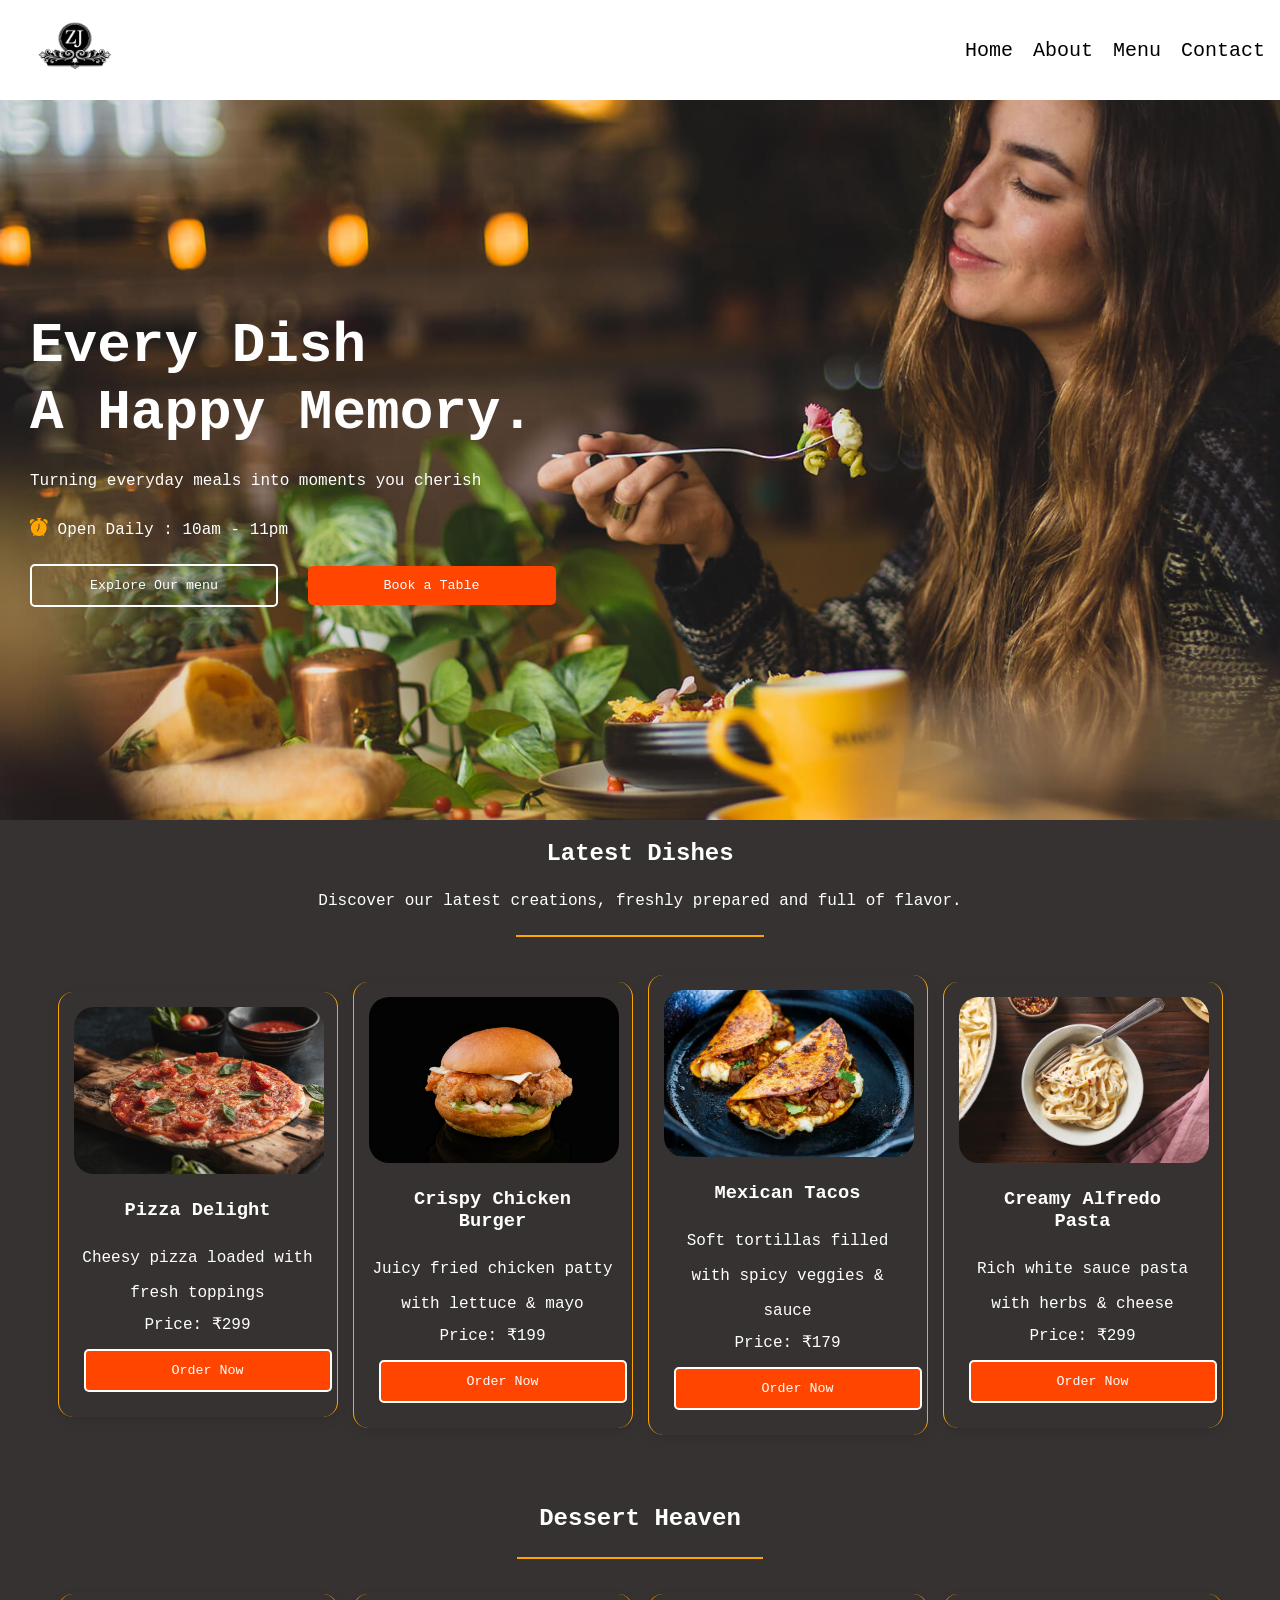
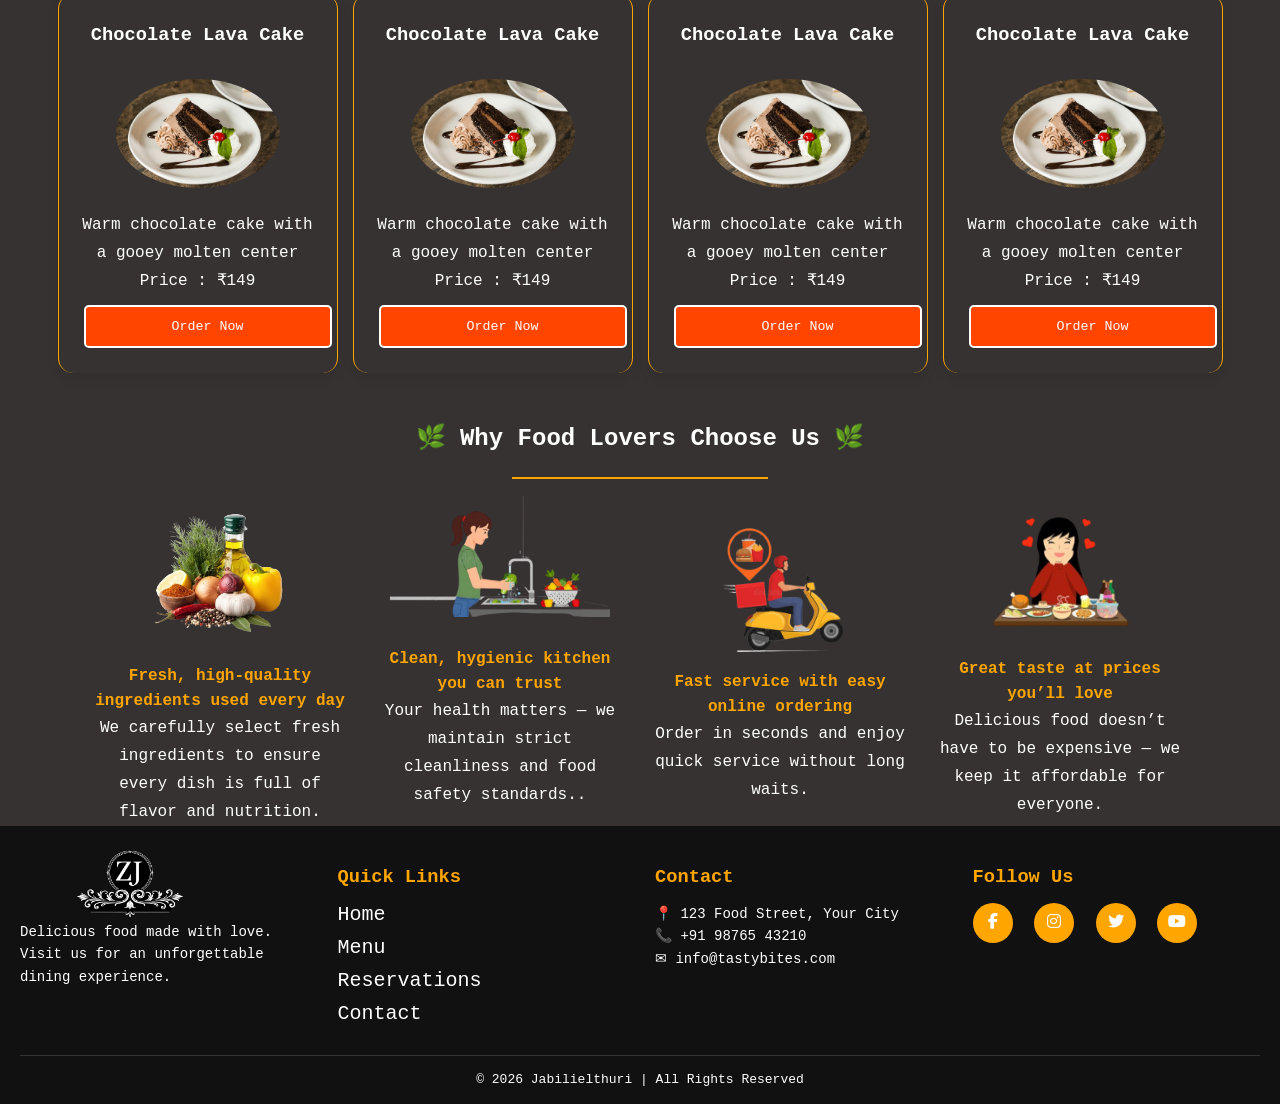
<file: index.html>
<!DOCTYPE html>
<html lang="en">

<head>
    <meta charset="UTF-8">
    <meta name="viewport" content="width=device-width, initial-scale=1.0">
    <title>Document</title>
    <link rel="stylesheet" href="css/index.css" />
      <link rel="stylesheet" href="css/navbar.css" />
    <link rel="stylesheet" href="https://cdn.jsdelivr.net/npm/bootstrap-icons@1.13.1/font/bootstrap-icons.min.css">
    <link rel="stylesheet" href="https://cdnjs.cloudflare.com/ajax/libs/font-awesome/6.5.0/css/all.min.css">
</head>

<body>

    <header class="header">
        <img src="./images/black logo.png" class="logo" />
        <nav class="nav-bar">
            <a href="index.html">Home</a>
            <a href="about.html">About</a>
            <a href="menu.html">Menu</a>
            <a href="contact.html">Contact</a>
        </nav>
    </header>
    <main>
        <div class="hero-container">
            <h1 id="hero-page">Every Dish <br />A Happy Memory.</h1>
            <p class="hero-para">Turning everyday meals into moments you cherish</p>
            <p class="time"> <i class="bi bi-alarm-fill time-icon"></i> Open Daily : 10am - 11pm</p>
            <div>
                <button class="order-now-1">Explore Our menu</button>
                <button class="explore-now">Book a Table</button>
            </div>

        </div>
    </main>



    <!-- ==========================Latest section ====================  -->
    <section style="padding:20px; text-align:center">
        <h1>Latest Dishes</h1>
        <p style="padding:20px;">Discover our latest creations, freshly prepared and full of flavor.</p>
        <hr style="border: 1px solid orange; width: 20%; margin: 0 auto;">
        <br />

        <div class="latest-container">
            <div class="food-card">

                <img src="./images/pizza-1latest.avif" class="latest-img" />
                <div class="food-sub-img">
                    <h3 style="text-align:center;padding:20px;">Pizza Delight</h3>
                    <p style="line-height:35px;">Cheesy pizza loaded with fresh toppings</p>
                    <p>Price: ₹299</p>
                    <button class="order-now">Order Now</button>
                </div>
            </div>
            <div class="food-card">

                <img src="./images/burger-latest.avif" class="latest-img" />
                <div class="food-sub-img">
                    <h3 style="text-align:center;padding:20px;">Crispy Chicken Burger</h3>
                    <p style="line-height:35px;">Juicy fried chicken patty with lettuce & mayo</p>
                    <p>Price: ₹199</p>
                    <button class="order-now">Order Now</button>
                </div>
            </div>
            <div class="food-card">

                <img src="./images/mexiaca-1.webp" class="latest-img" />
                <div class="food-sub-img">
                    <h3 style="text-align:center;padding:20px;">Mexican Tacos</h3>
                    <p style="line-height:35px;">Soft tortillas filled with spicy veggies & sauce</p>
                    <p>Price: ₹179</p>
                    <button class="order-now">Order Now</button>
                </div>
            </div>
            <div class="food-card">

                <img src="./images/pasta-1.jpg" class="latest-img" />
                <div class="food-sub-img">
                    <h3 style="text-align:center;padding:20px;">Creamy Alfredo Pasta</h3>
                    <p style="line-height:35px;">Rich white sauce pasta with herbs & cheese</p>
                    <p>Price: ₹299</p>
                    <button class="order-now">Order Now</button>
                </div>
            </div>
        </div>

    </section>

    <!-- ==========================Latest section ==================== -->

    <!-- ==========================Desert section ==================== -->

    <section class="desert-section">
        <h1 style="text-align: center; padding:25px;">Dessert Heaven</h1>
        <hr style="border: 1px solid orange; width: 20%; margin: 0 auto;">

        <div class="sweet-container">
            <div class="sweet-sub">
                <h3 style="padding:15px;">Chocolate Lava Cake</h3>
                <img src="./images/s-1.avif" class="sweet-image" />

                <p style="line-height:28px;">Warm chocolate cake with a gooey molten center</p>
                <p>Price : ₹149</p>
                <button class="order-now">Order Now</button>
            </div>
            <div class="sweet-sub">
                <h3 style="padding:15px;">Chocolate Lava Cake</h3>
                <img src="./images/s-1.avif" class="sweet-image" />

                <p style="line-height:28px;">Warm chocolate cake with a gooey molten center</p>
                <p>Price : ₹149</p>
                <button class="order-now">Order Now</button>
            </div>
            <div class="sweet-sub">
                <h3 style="padding:15px;">Chocolate Lava Cake</h3>
                <img src="./images/s-1.avif" class="sweet-image" />

                <p style="line-height:28px;">Warm chocolate cake with a gooey molten center</p>
                <p>Price : ₹149</p>
                <button class="order-now">Order Now</button>
            </div>
            <div class="sweet-sub">
                <h3 style="padding:15px;">Chocolate Lava Cake</h3>
                <img src="./images/s-1.avif" class="sweet-image" />

                <p style="line-height:28px;">Warm chocolate cake with a gooey molten center</p>
                <p>Price : ₹149</p>
                <button class="order-now">Order Now</button>
            </div>


        </div>
    </section>

    <!-- ==========================Latest section ==================== -->

    <!-- ==========================Why choose us  section ==================== -->

    <section>
        <h1 style="color:white;text-align:center;padding:25px;">🌿 Why Food Lovers Choose Us 🌿</h1>

        <hr style="border: 1px solid orange; width: 20%; margin: 0 auto;">
        <div class="choose-container">
            <div class="choose-card">
                <img src="./images/fresh-1.png" class="fresh-img" />
                <h4>Fresh, high-quality ingredients used every day</h4>
                <p>We carefully select fresh ingredients to ensure every dish is full of flavor and nutrition.</p>

            </div>
            <div class="choose-card">
                <img src="./images/why-cleaning.png" class="fresh-img-1" />
                <h4 style="padding-top:25px;">Clean, hygienic kitchen you can trust</h4>
                <p>Your health matters — we maintain strict cleanliness and food safety standards..</p>

            </div>

            <div class="choose-card">
                <img src="./images/why-fast.png" class="fresh-img" />
                <h4 style="margin-top:-15px;">Fast service with easy online ordering</h4>
                <p>Order in seconds and enjoy quick service without long waits.</p>

            </div>

            <div class="choose-card">
                <img src="./images/happy-food.png" class="fresh-img" />
                <h4 style="margin-top:-25px;">Great taste at prices you’ll love</h4>
                <p>Delicious food doesn’t have to be expensive — we keep it affordable for everyone.</p>

            </div>



        </div>

    </section>

    <!-- ==========================Why choose us  section ==================== -->

    <footer class="footer">
        <div class="footer-container">

            <div class="footer-section">
                <img src="./images/logo-zj-white.png" class="logo-1" />
                <p style="margin-top:-45px;">Delicious food made with love. Visit us for an unforgettable dining experience.</p>
            </div>

            <div class="footer-section">
                <h3>Quick Links</h3>
                <ul>
                    <li><a href="#">Home</a></li>
                    <li><a href="#">Menu</a></li>
                    <li><a href="#">Reservations</a></li>
                    <li><a href="#">Contact</a></li>
                </ul>
            </div>

            <div class="footer-section">
                <h3>Contact</h3>
                <p>📍 123 Food Street, Your City</p>
                <p>📞 +91 98765 43210</p>
                <p>✉ info@tastybites.com</p>
            </div>

            <div class="footer-section">
                <h3>Follow Us</h3>
                <div class="socials">
                    <a href="#"><i class="fab fa-facebook-f"></i></a>
                    <a href="#"><i class="fab fa-instagram"></i></a>
                    <a href="#"><i class="fab fa-twitter"></i></a>
                    <a href="#"><i class="fab fa-youtube"></i></a>
                </div>
            </div>

        </div>

        <div class="footer-bottom">
            <p>© 2026 Jabilielthuri | All Rights Reserved</p>
        </div>
    </footer>


</body>

</html>
</file>
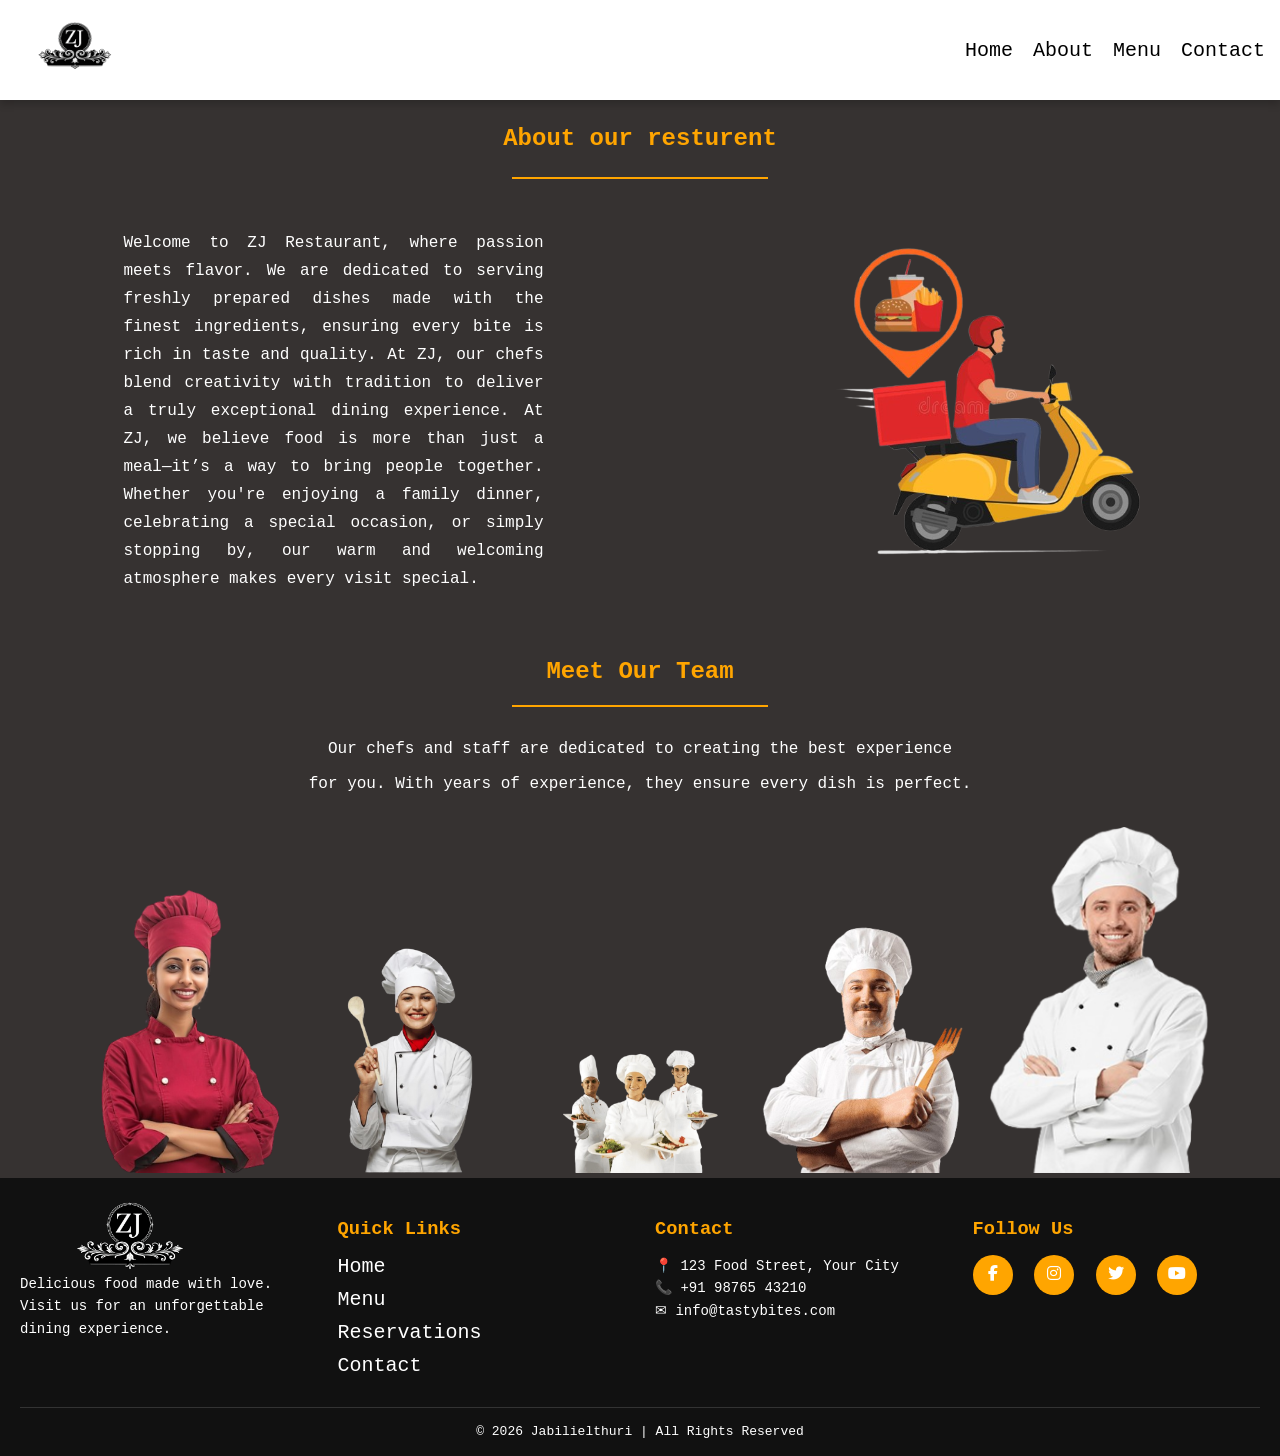
<file: about.html>
<!DOCTYPE html>
<html lang="en">

<head>
    <meta charset="UTF-8">
    <meta name="viewport" content="width=device-width, initial-scale=1.0">
    <title>Document</title>
    <link rel="stylesheet" href="css/navbar.css" />
    <link rel="stylesheet" href="css/index.css" />
    <link rel="stylesheet" href="https://cdn.jsdelivr.net/npm/bootstrap-icons@1.13.1/font/bootstrap-icons.min.css">
    <link rel="stylesheet" href="https://cdnjs.cloudflare.com/ajax/libs/font-awesome/6.5.0/css/all.min.css">
</head>

<body>
    <header class="header">
        <img src="./images/black logo.png" class="logo" />
        <nav class="nav-bar">
            <a href="index.html">Home</a>
            <a href="about.html">About</a>
            <a href="menu.html">Menu</a>
            <a href="contact">Contact</a>
        </nav>
    </header>

    <section>
        <h1 style="padding:25px; text-align:center;color:orange">About our resturent</h1>
        <hr style="border:1px solid orange; width:20%; margin: 0 auto;" />

        <div class="about-container" style="padding-top:30px;">
            <div class="about-card" style="padding-top:20px;">
                <p>Welcome to ZJ Restaurant, where passion meets flavor. We are dedicated to serving freshly prepared
                    dishes
                    made with the finest ingredients, ensuring every bite is rich in taste and quality. At ZJ, our chefs
                    blend creativity with tradition to deliver a truly exceptional dining experience.

                    At ZJ, we believe food is more than just a meal—it’s a way to bring people together. Whether you're
                    enjoying a family dinner, celebrating a special occasion, or simply stopping by, our warm and
                    welcoming
                    atmosphere makes every visit special.</p>


            </div>
            <img src="./images/why-fast.png" />
        </div>
    </section>

    <section class="team">
        <div class="container">
            <h1 style="text-align:center; color:orange;padding:20px;">Meet Our Team</h2>
                <hr style="border:1px solid orange; width:20%; margin: 0 auto;" />
                <p style="text-align: center;line-height: 35px;padding:25px;">
                    Our chefs and staff are dedicated to creating the best experience <br />for you. With years of
                    experience,
                    they ensure every dish is perfect.
                </p>

                <div style="text-align:center">
                    <img src="./images/about-chef-2.png" class="chef" />
                    <img src="./images/about-chef-1.png" class="chef" />
                    
                    <img src="./images/about-chef-4.png" class="chef" />
                    <img src="./images/about-chef-3.png" class="chef" />
                    <img src="./images/about-chef-5.png" class="chef" />
                </div>
        </div>
    </section>

    <footer class="footer">
        <div class="footer-container">

            <div class="footer-section">
                <img src="./images/logo-zj-white.png" class="logo-1" />
                <p style="margin-top:-45px;">Delicious food made with love. Visit us for an unforgettable dining
                    experience.</p>
            </div>

            <div class="footer-section">
                <h3>Quick Links</h3>
                <ul>
                    <li><a href="#">Home</a></li>
                    <li><a href="#">Menu</a></li>
                    <li><a href="#">Reservations</a></li>
                    <li><a href="#">Contact</a></li>
                </ul>
            </div>

            <div class="footer-section">
                <h3>Contact</h3>
                <p>📍 123 Food Street, Your City</p>
                <p>📞 +91 98765 43210</p>
                <p>✉ info@tastybites.com</p>
            </div>

            <div class="footer-section">
                <h3>Follow Us</h3>
                <div class="socials">
                    <a href="#"><i class="fab fa-facebook-f"></i></a>
                    <a href="#"><i class="fab fa-instagram"></i></a>
                    <a href="#"><i class="fab fa-twitter"></i></a>
                    <a href="#"><i class="fab fa-youtube"></i></a>
                </div>
            </div>

        </div>

        <div class="footer-bottom">
            <p>© 2026 Jabilielthuri | All Rights Reserved</p>
        </div>
    </footer>

</body>

</html>
</file>
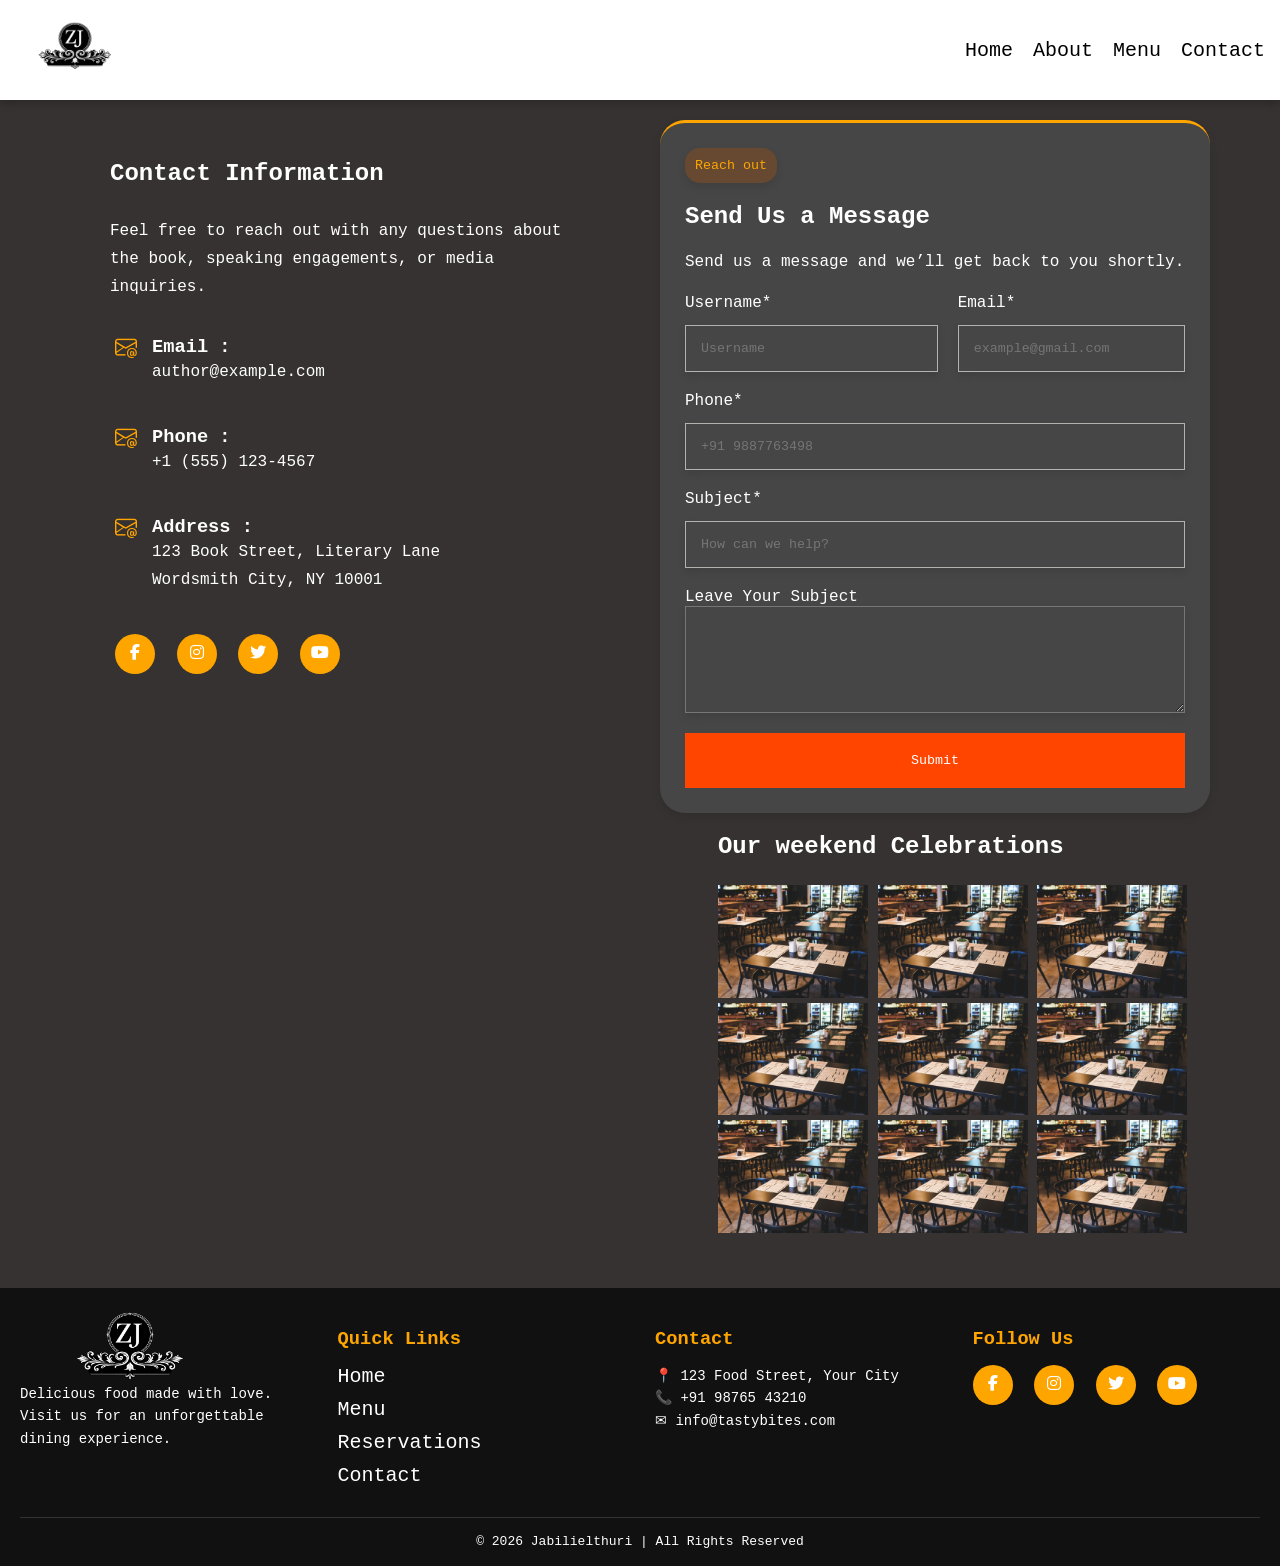
<file: contact.html>
<!DOCTYPE html>
<html lang="en">

<head>
    <meta charset="UTF-8">
    <meta name="viewport" content="width=device-width, initial-scale=1.0">
    <title>Document</title>
    <link rel="stylesheet" href="css/navbar.css" />
    <link rel="stylesheet" href="css/index.css" />
    <link rel="stylesheet" href="https://cdn.jsdelivr.net/npm/bootstrap-icons@1.13.1/font/bootstrap-icons.min.css">
    <link rel="stylesheet" href="https://cdnjs.cloudflare.com/ajax/libs/font-awesome/6.5.0/css/all.min.css">

</head>

<body>
    <header class="header">
        <img src="./images/black logo.png" class="logo" />
        <nav class="nav-bar">
            <a href="index.html">Home</a>
            <a href="about.html">About</a>
            <a href="menu.html">Menu</a>
            <a href="contact.html">Contact</a>
        </nav>
    </header>


    <section class="form-section">
        <div class="contact-container">
            <h1 class="contact-head">Contact Information</h1>
            <p class="contact-head">Feel free to reach out with any questions about the book, speaking engagements, or
                media inquiries.</p>

            <div class="email-container">
                <i class="bi bi-envelope-at email-icon"></i>

                <div>
                    <h3>Email :</h3>
                    <p>author@example.com</p>
                </div>
            </div>
            <div class="email-container">
                <i class="bi bi-envelope-at email-icon"></i>

                <div>
                    <h3>Phone : </h3>
                    <p>+1 (555) 123-4567</p>
                </div>
            </div>
            <div class="email-container">
                <i class="bi bi-envelope-at email-icon"></i>

                <div>
                    <h3>Address :</h3>
                    <p>123 Book Street, Literary Lane <br />

                        Wordsmith City, NY 10001</p>
                </div>
            </div>

            <div class="socials" style="margin:20px;">
                <a href="#"><i class="fab fa-facebook-f"></i></a>
                <a href="#"><i class="fab fa-instagram"></i></a>
                <a href="#"><i class="fab fa-twitter"></i></a>
                <a href="#"><i class="fab fa-youtube"></i></a>
            </div>
        </div>
        <form class="form-container">

            <button type="button" class="reach-out">Reach out</button>

            <h2 class="send-msg">Send Us a Message</h2>
            <p class="sen-para">Send us a message and we’ll get back to you shortly.</p>

            <div class="alignment-form-container">
                <div>
                    <label>Username*</label>
                    <input type="text" placeholder="Username" />
                </div>

                <div>
                    <label>Email*</label>
                    <input type="email" placeholder="example@gmail.com" />
                </div>
            </div>

            <div>
                <label>Phone*</label>
                <input type="tel" placeholder="+91 9887763498" />
            </div>
            <div>
                <label>Subject*</label>
                <input type="text" placeholder="How can we help?" />
            </div>

            <div>
                <label>Leave Your Subject</label> <br />
                <textarea cols="31" rows="5">

                </textarea>
            </div>

            <button type="submit" class="submit">Submit</button>




        </form>


    </section>

    <section class="gallery-container">
        <div class="map-container">
            <iframe
                src="https://www.google.com/maps/embed?pb=!1m18!1m12!1m3!1d2769.7236625990067!2d78.39868077341251!3d17.494462599715128!2m3!1f0!2f0!3f0!3m2!1i1024!2i768!4f13.1!3m3!1m2!1s0x3bcb91802ebeb387%3A0xe322de8aff258514!2sTeks%20Academy!5e1!3m2!1sen!2sin!4v1776324064344!5m2!1sen!2sin"
                width="600" height="450" style="border:0;" allowfullscreen="" loading="lazy"
                referrerpolicy="no-referrer-when-downgrade"></iframe>
        </div>

        <div class="gal-card-contai">
            <h1 sytle="color:white;text-align:center;">Our weekend Celebrations</h1>
            <img src="./images/gallery-1.jpg"  class="conat-gal-img" style="margin-top:25px;"/>
            <img src="./images/gallery-1.jpg"  class="conat-gal-img"/>
            <img src="./images/gallery-1.jpg"  class="conat-gal-img"/> <br/>
            
            <img src="./images/gallery-1.jpg"  class="conat-gal-img"/> 
            <img src="./images/gallery-1.jpg"  class="conat-gal-img"/>
            <img src="./images/gallery-1.jpg"  class="conat-gal-img"/><br/>
            <img src="./images/gallery-1.jpg"  class="conat-gal-img"/>
            <img src="./images/gallery-1.jpg"  class="conat-gal-img"/>
            <img src="./images/gallery-1.jpg"  class="conat-gal-img"/>
        </div>
    </section>
    <footer class="footer">
        <div class="footer-container">

            <div class="footer-section">
                <img src="./images/logo-zj-white.png" class="logo-1" />
                <p style="margin-top:-45px;">Delicious food made with love. Visit us for an unforgettable dining
                    experience.</p>
            </div>

            <div class="footer-section">
                <h3>Quick Links</h3>
                <ul>
                    <li><a href="#">Home</a></li>
                    <li><a href="#">Menu</a></li>
                    <li><a href="#">Reservations</a></li>
                    <li><a href="#">Contact</a></li>
                </ul>
            </div>

            <div class="footer-section">
                <h3>Contact</h3>
                <p>📍 123 Food Street, Your City</p>
                <p>📞 +91 98765 43210</p>
                <p>✉ info@tastybites.com</p>
            </div>

            <div class="footer-section">
                <h3>Follow Us</h3>
                <div class="socials">
                    <a href="#"><i class="fab fa-facebook-f"></i></a>
                    <a href="#"><i class="fab fa-instagram"></i></a>
                    <a href="#"><i class="fab fa-twitter"></i></a>
                    <a href="#"><i class="fab fa-youtube"></i></a>
                </div>
            </div>

        </div>

        <div class="footer-bottom">
            <p>© 2026 Jabilielthuri | All Rights Reserved</p>
        </div>
    </footer>

</body>

</html>
</file>
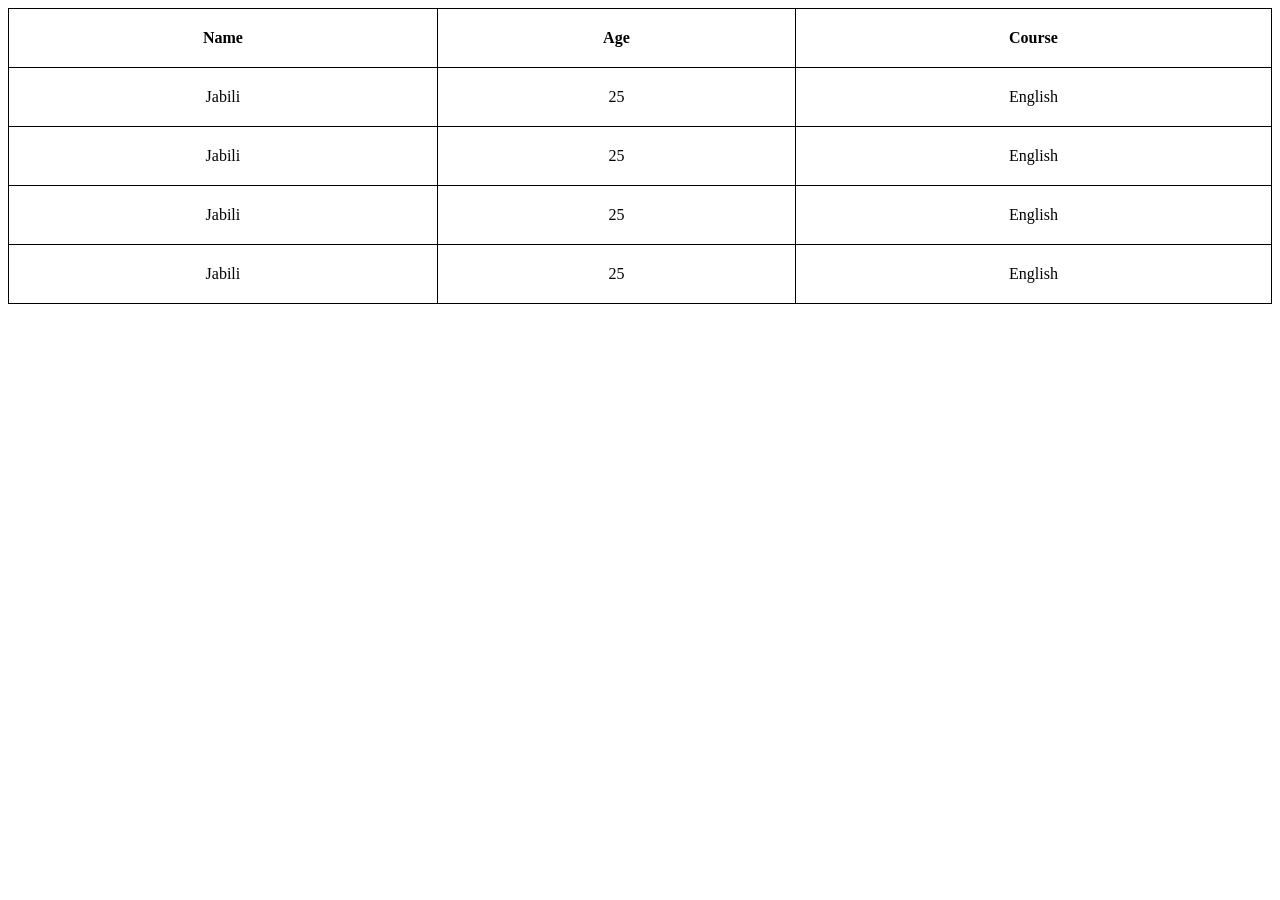
<file: hello.html>
<!DOCTYPE html>
<html lang="en">
<head>
    <meta charset="UTF-8">
    <meta name="viewport" content="width=device-width, initial-scale=1.0">
    <title>Document</title>

    <style>
        table {
            width:100%;
            border-collapse: collapse;

        }
        th,td {
           
            border:1px solid black;
            text-align: center;
            padding:20px;
        
        }
    </style>
</head>
<body>

    <table>
        <tr>
            <th>Name</th>
            <th>Age</th>
            <th>Course</th>
        </tr>

        <tr>
            <td>Jabili</td>
            <td>25</td>
            <td>English</td>
        </tr>
         <tr>
            <td>Jabili</td>
            <td>25</td>
            <td>English</td>
        </tr>
         <tr>
            <td>Jabili</td>
            <td>25</td>
            <td>English</td>
        </tr>
         <tr>
            <td>Jabili</td>
            <td>25</td>
            <td>English</td>
        </tr>
    </table>
    
</body>
</html>
</file>
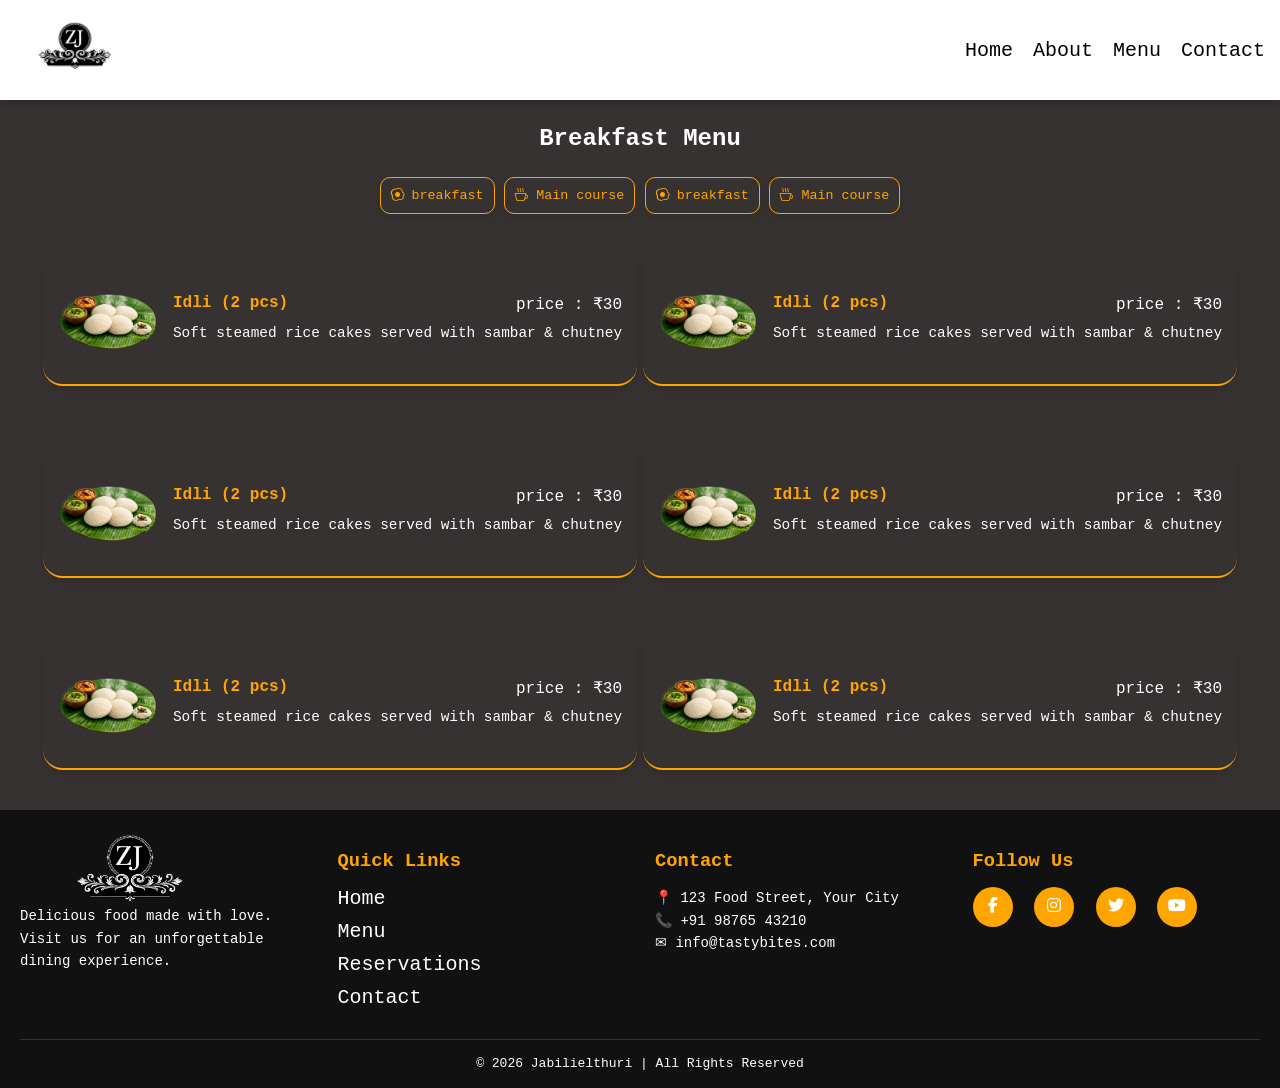
<file: menu.html>
<!DOCTYPE html>
<html lang="en">

<head>
    <meta charset="UTF-8">
    <meta name="viewport" content="width=device-width, initial-scale=1.0">
    <title>Document</title>
    <link rel="stylesheet" href="css/navbar.css" />
    <link rel="stylesheet" href="css/index.css" />
    <link rel="stylesheet" href="https://cdn.jsdelivr.net/npm/bootstrap-icons@1.13.1/font/bootstrap-icons.min.css">
    <link rel="stylesheet" href="https://cdnjs.cloudflare.com/ajax/libs/font-awesome/6.5.0/css/all.min.css">
</head>

<body>
    <header class="header">
        <img src="./images/black logo.png" class="logo" />
        <nav class="nav-bar">
            <a href="index.html">Home</a>
            <a href="about.html">About</a>
            <a href="menu.html">Menu</a>
            <a href="contact.html">Contact</a>
        </nav>
    </header>


    <section>
        <h1 class="breakfast-head">Breakfast Menu</h1>

        <div style="text-align:center">
            <button class="menu-btns"><i class="bi bi-egg-fried"></i> breakfast</button>
            <button class="menu-btns"><i class="bi bi-cup-hot"></i> Main course</button>
             <button class="menu-btns"><i class="bi bi-egg-fried"></i> breakfast</button>
            <button class="menu-btns"><i class="bi bi-cup-hot"></i> Main course</button>
        </div>

        <div class="main-breakfast-container">
            <div>
                <div class="break-container">
                    <img src="./images/b-1.png" class="breakfat-img" />
                    <div class="b-sub-card">
                        <div class="price-container">
                            <h4>Idli (2 pcs)</h4>
                            <p>price : ₹30</p>
                        </div>
                        <p style="font-size:0.9rem">Soft steamed rice cakes served with sambar & chutney</p>
                    </div>

                </div>
                
            </div>
            <div>
                <div class="break-container">
                    <img src="./images/b-1.png" class="breakfat-img" />
                    <div class="b-sub-card">
                        <div class="price-container">
                            <h4>Idli (2 pcs)</h4>
                            <p>price : ₹30</p>
                        </div>
                        <p style="font-size:0.9rem">Soft steamed rice cakes served with sambar & chutney</p>
                    </div>

                </div>
                
            </div>
        </div>
        <div class="main-breakfast-container">
            <div>
                <div class="break-container">
                    <img src="./images/b-1.png" class="breakfat-img" />
                    <div class="b-sub-card">
                        <div class="price-container">
                            <h4>Idli (2 pcs)</h4>
                            <p>price : ₹30</p>
                        </div>
                        <p style="font-size:0.9rem">Soft steamed rice cakes served with sambar & chutney</p>
                    </div>

                </div>
             
            </div>
            <div>
                <div class="break-container">
                    <img src="./images/b-1.png" class="breakfat-img" />
                    <div class="b-sub-card">
                        <div class="price-container">
                            <h4>Idli (2 pcs)</h4>
                            <p>price : ₹30</p>
                        </div>
                        <p style="font-size:0.9rem">Soft steamed rice cakes served with sambar & chutney</p>
                    </div>

                </div>
              
            </div>
        </div>
        <div class="main-breakfast-container">
            <div>
                <div class="break-container">
                    <img src="./images/b-1.png" class="breakfat-img" />
                    <div class="b-sub-card">
                        <div class="price-container">
                            <h4>Idli (2 pcs)</h4>
                            <p>price : ₹30</p>
                        </div>
                        <p style="font-size:0.9rem">Soft steamed rice cakes served with sambar & chutney</p>
                    </div>

                </div>
              
            </div>
            <div>
                <div class="break-container">
                    <img src="./images/b-1.png" class="breakfat-img" />
                    <div class="b-sub-card">
                        <div class="price-container">
                            <h4>Idli (2 pcs)</h4>
                            <p>price : ₹30</p>
                        </div>
                        <p style="font-size:0.9rem">Soft steamed rice cakes served with sambar & chutney</p>
                    </div>

                </div>
                
            </div>
        </div>
        
    </section>


    <footer class="footer">
        <div class="footer-container">

            <div class="footer-section">
                <img src="./images/logo-zj-white.png" class="logo-1" />
                <p style="margin-top:-45px;">Delicious food made with love. Visit us for an unforgettable dining
                    experience.</p>
            </div>

            <div class="footer-section">
                <h3>Quick Links</h3>
                <ul>
                    <li><a href="#">Home</a></li>
                    <li><a href="#">Menu</a></li>
                    <li><a href="#">Reservations</a></li>
                    <li><a href="#">Contact</a></li>
                </ul>
            </div>

            <div class="footer-section">
                <h3>Contact</h3>
                <p>📍 123 Food Street, Your City</p>
                <p>📞 +91 98765 43210</p>
                <p>✉ info@tastybites.com</p>
            </div>

            <div class="footer-section">
                <h3>Follow Us</h3>
                <div class="socials">
                    <a href="#"><i class="fab fa-facebook-f"></i></a>
                    <a href="#"><i class="fab fa-instagram"></i></a>
                    <a href="#"><i class="fab fa-twitter"></i></a>
                    <a href="#"><i class="fab fa-youtube"></i></a>
                </div>
            </div>

        </div>

        <div class="footer-bottom">
            <p>© 2026 Jabilielthuri | All Rights Reserved</p>
        </div>
    </footer>

</body>

</html>
</file>
<file: css/index.css>
* {
    font-family: SFMono-Regular, Menlo, Monaco, Consolas, "Liberation Mono", "Courier New", monospace;
    margin: 0;
    padding: 0;
    box-sizing: border-box;

}



/* ============= hero page starts ============== */

.hero-container {
    background-image: url("../images/hero\ page.jpg");
    height: 80vh;
    /* background-position: center; */
    background-repeat: no-repeat;
    background-size: cover;
    background-attachment: fixed;
    color: white;
    padding: 20px;
    display: flex;
    flex-direction: column;
    justify-content: center;


}

#hero-page {
    line-height: 1.2;
    font-weight: bold;
    padding: 10px;
    font-size: 3.5em;
}

.hero-para {
    padding: 10px;
}

.order-now-1 {
    padding: 12px;
    width: 20%;
    margin: 10px;
    background-color: transparent;
    border: 2px solid white;
    border-radius: 5px;
    color: white;
}

.explore-now {
    padding: 12px;
    width: 20%;
    margin: 10px;
    background-color: orangered;
    /* border: 2px solid white; */
    border-radius: 5px;
    color: white;
    border-style: none;

}

.time {
    padding: 10px;
}

.time-icon {
    color: orange;
    font-size: 18px;
}

/* ============= hero page starts ============== */

/* ============= latest Dishes ============== */

.latest-img {
    width: 250px;
    object-fit: cover;
    border-radius: 20px;
}

.latest-container {
    margin-top: 20px;
    display: flex;
    flex-direction: row;
    gap: 15px;
    flex-wrap: wrap;
    justify-content: center;
    align-items: center;
}

.food-card {
    padding: 15px;
    border-radius: 15px;
    background-color: transparent;
    box-shadow: 0 4px 12px rgba(0, 0, 0, 0.1);
    color: white;
    width: 280px;
    border-right: 1px solid orange;
    border-left: 1px solid orange;
}


.order-now {
    padding: 12px;
    width: 100%;
    margin: 10px;
    background-color: orangered;
    border: 2px solid white;
    border-radius: 5px;
    color: white;
}

/* ============= latest Dishes ============== */

.desert-section {
    /* background-image: url("../images/sweet-heropage.webp"); */
    padding: 25px;
    height: auto;
    color: white;
}

.sweet-image {
    width: 200px;
    border-radius: 50%;
    padding: 18px;
}

.sweet-container {
    display: flex;
    flex-direction: row;
    gap: 15px;
    flex-wrap: wrap;
    justify-content: center;
    align-items: center;
    margin-top: 35px;

}

.sweet-sub {
    width: 280px;
    padding: 15px;
    border-radius: 15px;
    background-color: transparent;
    box-shadow: 0 4px 12px rgba(0, 0, 0, 0.1);
    color: black;
    text-align: center;
    border-right: 1px solid orange;
    border-left: 1px solid orange;

}

.choose-container {
    display: flex;
    flex-direction: row;
    flex-wrap: wrap;
    justify-content: center;
    align-items: center;
    gap: 30px;


}

.choose-card {
    width: 250px;
    text-align: center;
}

p {
    line-height: 28px;
    color: white;
}

h4 {
    line-height: 25px;
    color: orange;
}

h1 {
    color: white;
}

h3 {
    color: white;
}

.fresh-img {
    width: 180px;
    padding: 20px;
}

.fresh-img-1 {
    width: 220px;
}






.about-container {
    display: flex;
    flex-wrap: wrap;
    justify-content: space-around;
    align-items: center;
    gap: 20px;
}

.about-card {
    width: 420px;
    text-align: justify;
}

.team {
    margin-top: 45px;
}

.chef {
    width: 220px;
}

.breakfat-img {
    width: 100px;
    /* box-shadow: 0 4px 8px rgba(0, 0, 0, 0.1); */
    border-radius: 15px;


}

.break-container {
    display: flex;
    gap: 15px;
      box-shadow: 0 4px 8px rgba(0, 0, 0, 0.1);
      padding:15px;
      /* border-left:3px solid orange; */
      border-bottom:2px solid orange;
      border-radius:20px;


}

.b-sub-card {
    display: flex;
    flex-direction: column;
    justify-content: center;
    /* align-items: center; */
}

.price-container {
    display: flex;
    justify-content: space-between;
}

.main-breakfast-container {
    display: flex;
    flex-direction: row;
    justify-content: space-around;
    flex-wrap: wrap;
    padding: 20px;
    
  
    margin :20px;

}


@media (max-width:996px){
    .break-container{
        display: flex;
        flex-direction:column;
        justify-content: center;
        align-items: center;
    }
}

.form-container {

    border-radius: 25px;
    background-color: #474646;
    box-shadow: 0 4px 8px rgba(0, 0, 0, 0.1);
    padding: 25px;
    margin: 20px;
    width: 550px;
    border-top:3px solid orange;

}

.form-section {
    display: flex;
    justify-content: center;
    flex-wrap: wrap;
    /* align-items: center; */
}

input {
    background-color: transparent;
    box-shadow: 0 4px 8px rgba(0, 0, 0, 0.1);
    border: 1px solid rgb(179, 178, 175);
    padding: 15px;
    width: 100%;
    margin-bottom: 20px;
    margin-top: 13px;
}

.reach-out {
    padding: 10px;
    color: orange;
    background-color: #664930;
    border-radius: 15px;
    border: none;
    box-shadow: 0 4px 8px rgba(0, 0, 0, 0.1)
}

.send-msg {
    padding-top: 20px;
    color: white;
}

.sen-para {
    padding-top: 18px;
    padding-bottom: 18px;
}

.alignment-form-container {
    display: flex;
    justify-content: center;
    gap: 20px;

}

textarea {
    width: 100%;
    padding: 15px;
    background-color: transparent;
    box-shadow: 0 4px 8px rgba(0, 0, 0, 0.1);
}

label {
    color: white;


}

.submit {
    width: 100%;
    background-color: orangered;
    padding: 20px;
    margin-top: 15px;
    color: white;
    border: none;
}

.email-container {
    display: flex;
    gap: 15px;
    padding:20px;
}

.email-icon {
    color: orange;
    font-size: 22px;
}

.contact-container {

    border-radius: 15px;
    /* background-color: #474646; */
    /* box-shadow: 0 4px 8px rgba(0, 0, 0, 0.1); */
    padding: 25px;
    margin: 20px;
    width: 550px;

}
.contact-head {
    padding:15px;
}



.conat-gal-img {
    width:150px;
}

.gallery-container {
    display:flex;
    flex-wrap:wrap;
    justify-content: center;
    flex-direction: row;
    gap:25px;
}

.menu-btns {
    background: transparent;
    padding:10px;
    border:1px solid orange;
    border-radius:10px;
    color :orange;
    box-shadow: 0 4px 8px rgba(0, 0, 0, 0.1);
}

.breakfast-head {
    text-align:center;
    padding:25px;
}
</file>
<file: css/navbar.css>
* {
    font-family: SFMono-Regular, Menlo, Monaco, Consolas, "Liberation Mono", "Courier New", monospace;
    margin: 0;
    padding: 0;
    box-sizing: border-box;

}


body {
    font-family:
        "Noto Color Emoji",
        "Segoe UI Emoji",
        "Apple Color Emoji",
        sans-serif;
    background-color: #363231;
}

.header {
    background-color: white;

    display: flex;
    flex-direction: row;
    justify-content: space-between;
    align-items: center;
    box-shadow: 0 4px 8px rgba(0, 0, 0, 0.2);
    width: 100%;
}

.nav-bar {
    display: flex;
    gap: 20px;
    padding: 15px;
}

@media (max-width:996px) {
    .nav-bar {
        display: none;

    }


}


a {
    text-decoration: none;
    font-size: 20px;
    color: black
}

.logo {
   width:150px;
}





.footer {
    background-color: #111;
    color: #fff;
    padding: 40px 20px 10px;
}

.footer-container {
    display: grid;
    grid-template-columns: repeat(auto-fit, minmax(220px, 1fr));
    gap: 30px;
}

.footer-section h2,
.footer-section h3 {
    margin-bottom: 15px;
    color:orange;
}

.footer-section p {
    font-size: 14px;
    line-height: 1.6;
}

.footer-section ul {
    list-style: none;
    padding: 0;
}

.footer-section ul li {
    margin-bottom: 10px;
}

.footer-section ul li a {
    text-decoration: none;
    color: white;
    transition: 0.3s;
}

.footer-section ul li a:hover {
    color: #ff9800;
}

/* Social Icons */
.socials a {
    display: inline-block;
    margin-right: 12px;
    width: 40px;
    height: 40px;
    line-height: 40px;
    text-align: center;
    background: orange;
    border-radius: 50%;
    color: #fff;
    transition: 0.3s;
    font-size: 16px;
}

.socials a:hover {
    background: #ff9800;
    color: #111;
    transform: scale(1.1);
}

.logo {
    color: #ff9800;
}

.footer-bottom {
    text-align: center;
    border-top: 1px solid #333;
    margin-top: 20px;
    padding-top: 10px;
    font-size: 13px;
    color: #aaa;
}

.logo-1 {
    margin-top:-18%;
    width:220px;
}
</file>
